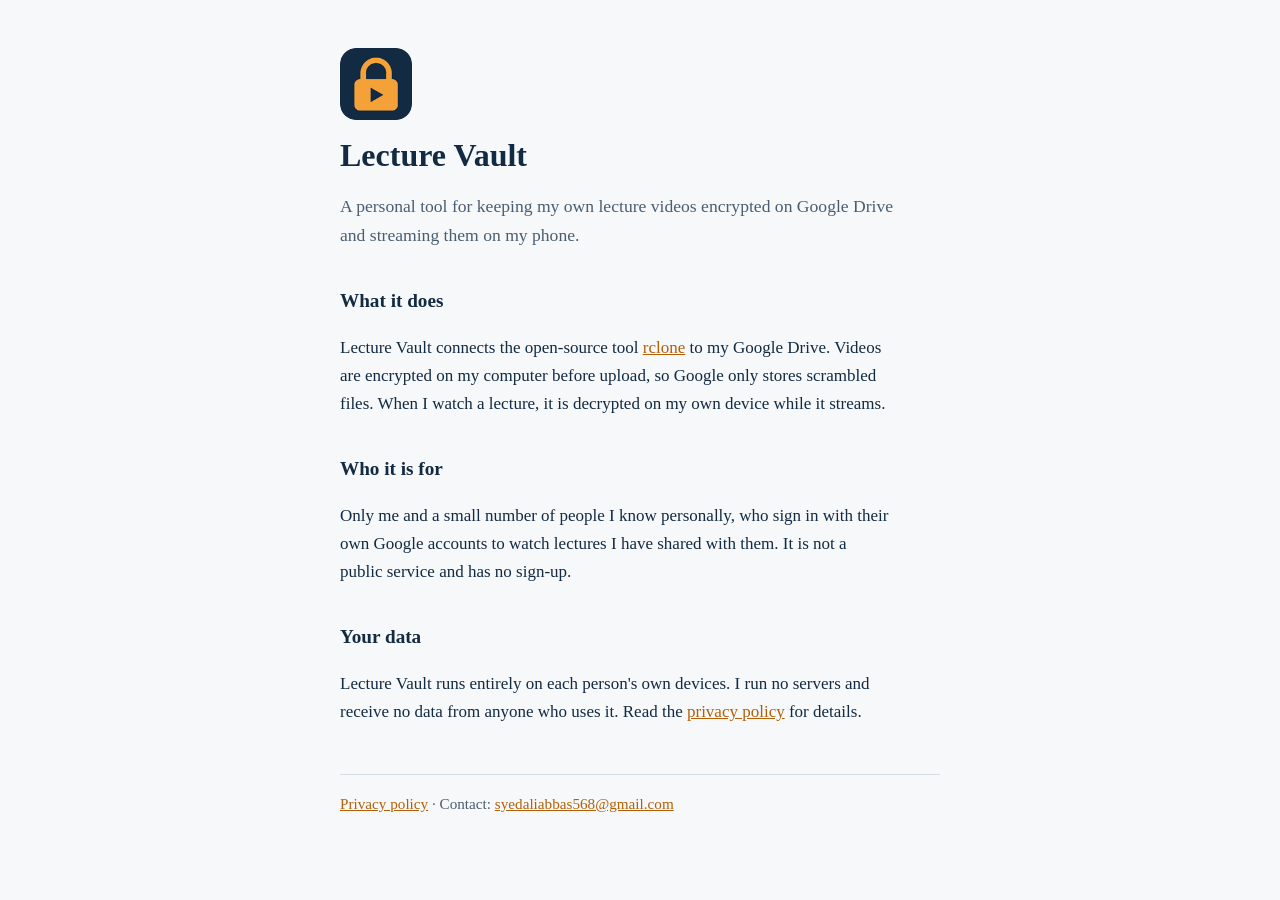
<file: index.html>
<!DOCTYPE html>
<html lang="en">
<head>
<meta charset="utf-8">
<meta name="viewport" content="width=device-width, initial-scale=1">
<title>Lecture Vault</title>
<meta name="description" content="Lecture Vault is a personal tool for storing and streaming my own encrypted lecture videos on Google Drive.">
<link rel="icon" href="logo.png">
<link rel="stylesheet" href="style.css">
</head>
<body>
<main>
  <img class="logo" src="logo.png" alt="Lecture Vault logo: a padlock with a play button">
  <h1>Lecture Vault</h1>
  <p class="lede">A personal tool for keeping my own lecture videos encrypted on Google Drive and streaming them on my phone.</p>

  <h2>What it does</h2>
  <p>Lecture Vault connects the open-source tool <a href="https://rclone.org">rclone</a> to my Google Drive. Videos are encrypted on my computer before upload, so Google only stores scrambled files. When I watch a lecture, it is decrypted on my own device while it streams.</p>

  <h2>Who it is for</h2>
  <p>Only me and a small number of people I know personally, who sign in with their own Google accounts to watch lectures I have shared with them. It is not a public service and has no sign-up.</p>

  <h2>Your data</h2>
  <p>Lecture Vault runs entirely on each person's own devices. I run no servers and receive no data from anyone who uses it. Read the <a href="privacy.html">privacy policy</a> for details.</p>

  <footer>
    <a href="privacy.html">Privacy policy</a> &middot; Contact: <a href="mailto:syedaliabbas568@gmail.com">syedaliabbas568@gmail.com</a>
  </footer>
</main>
</body>
</html>
</file>
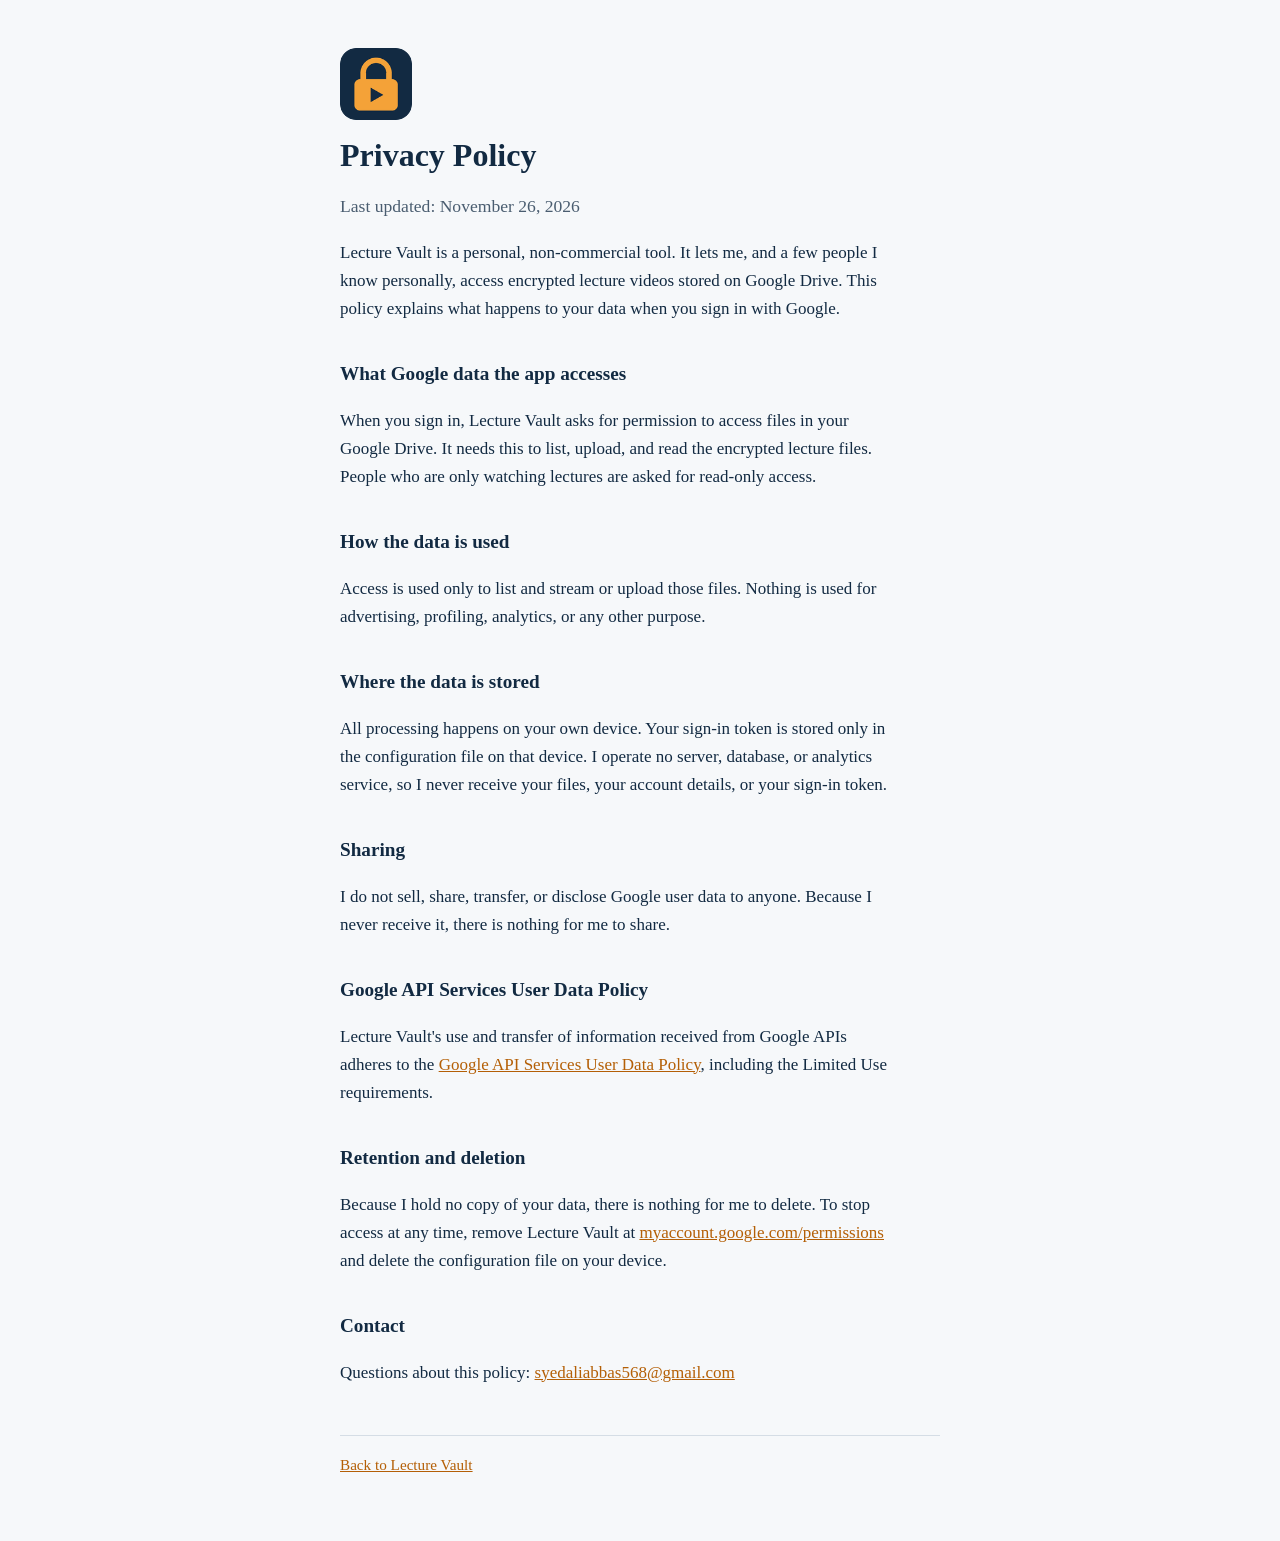
<file: privacy.html>
<!DOCTYPE html>
<html lang="en">
<head>
<meta charset="utf-8">
<meta name="viewport" content="width=device-width, initial-scale=1">
<title>Privacy Policy – Lecture Vault</title>
<link rel="icon" href="logo.png">
<link rel="stylesheet" href="style.css">
</head>
<body>
<main>
  <a href="index.html"><img class="logo" src="logo.png" alt="Lecture Vault logo"></a>
  <h1>Privacy Policy</h1>
  <p class="lede">Last updated: November 26, 2026</p>

  <p>Lecture Vault is a personal, non-commercial tool. It lets me, and a few people I know personally, access encrypted lecture videos stored on Google Drive. This policy explains what happens to your data when you sign in with Google.</p>

  <h2>What Google data the app accesses</h2>
  <p>When you sign in, Lecture Vault asks for permission to access files in your Google Drive. It needs this to list, upload, and read the encrypted lecture files. People who are only watching lectures are asked for read-only access.</p>

  <h2>How the data is used</h2>
  <p>Access is used only to list and stream or upload those files. Nothing is used for advertising, profiling, analytics, or any other purpose.</p>

  <h2>Where the data is stored</h2>
  <p>All processing happens on your own device. Your sign-in token is stored only in the configuration file on that device. I operate no server, database, or analytics service, so I never receive your files, your account details, or your sign-in token.</p>

  <h2>Sharing</h2>
  <p>I do not sell, share, transfer, or disclose Google user data to anyone. Because I never receive it, there is nothing for me to share.</p>

  <h2>Google API Services User Data Policy</h2>
  <p>Lecture Vault's use and transfer of information received from Google APIs adheres to the <a href="https://developers.google.com/terms/api-services-user-data-policy">Google API Services User Data Policy</a>, including the Limited Use requirements.</p>

  <h2>Retention and deletion</h2>
  <p>Because I hold no copy of your data, there is nothing for me to delete. To stop access at any time, remove Lecture Vault at <a href="https://myaccount.google.com/permissions">myaccount.google.com/permissions</a> and delete the configuration file on your device.</p>

  <h2>Contact</h2>
  <p>Questions about this policy: <a href="mailto:syedaliabbas568@gmail.com">syedaliabbas568@gmail.com</a></p>

  <footer><a href="index.html">Back to Lecture Vault</a></footer>
</main>
</body>
</html>
</file>
<file: style.css>
:root{--bg:#f6f8fa;--ink:#122a42;--muted:#4a5d70;--accent:#b45f06;--line:#d5dde5}
*{box-sizing:border-box}
body{margin:0;background:var(--bg);color:var(--ink);font:17px/1.65 Georgia,"Times New Roman",serif}
main{max-width:40rem;margin:0 auto;padding:3rem 1.25rem 4rem}
h1{font-size:2rem;line-height:1.2;margin:1rem 0 .5rem}
h2{font-size:1.2rem;margin:2.2rem 0 .4rem}
p,li{max-width:65ch}
a{color:var(--accent)}
a:focus-visible{outline:3px solid var(--accent);outline-offset:2px}
img.logo{width:72px;height:72px;border-radius:16px;display:block}
.lede{color:var(--muted);font-size:1.1rem}
footer{margin-top:3rem;padding-top:1rem;border-top:1px solid var(--line);color:var(--muted);font-size:.95rem}
</file>
